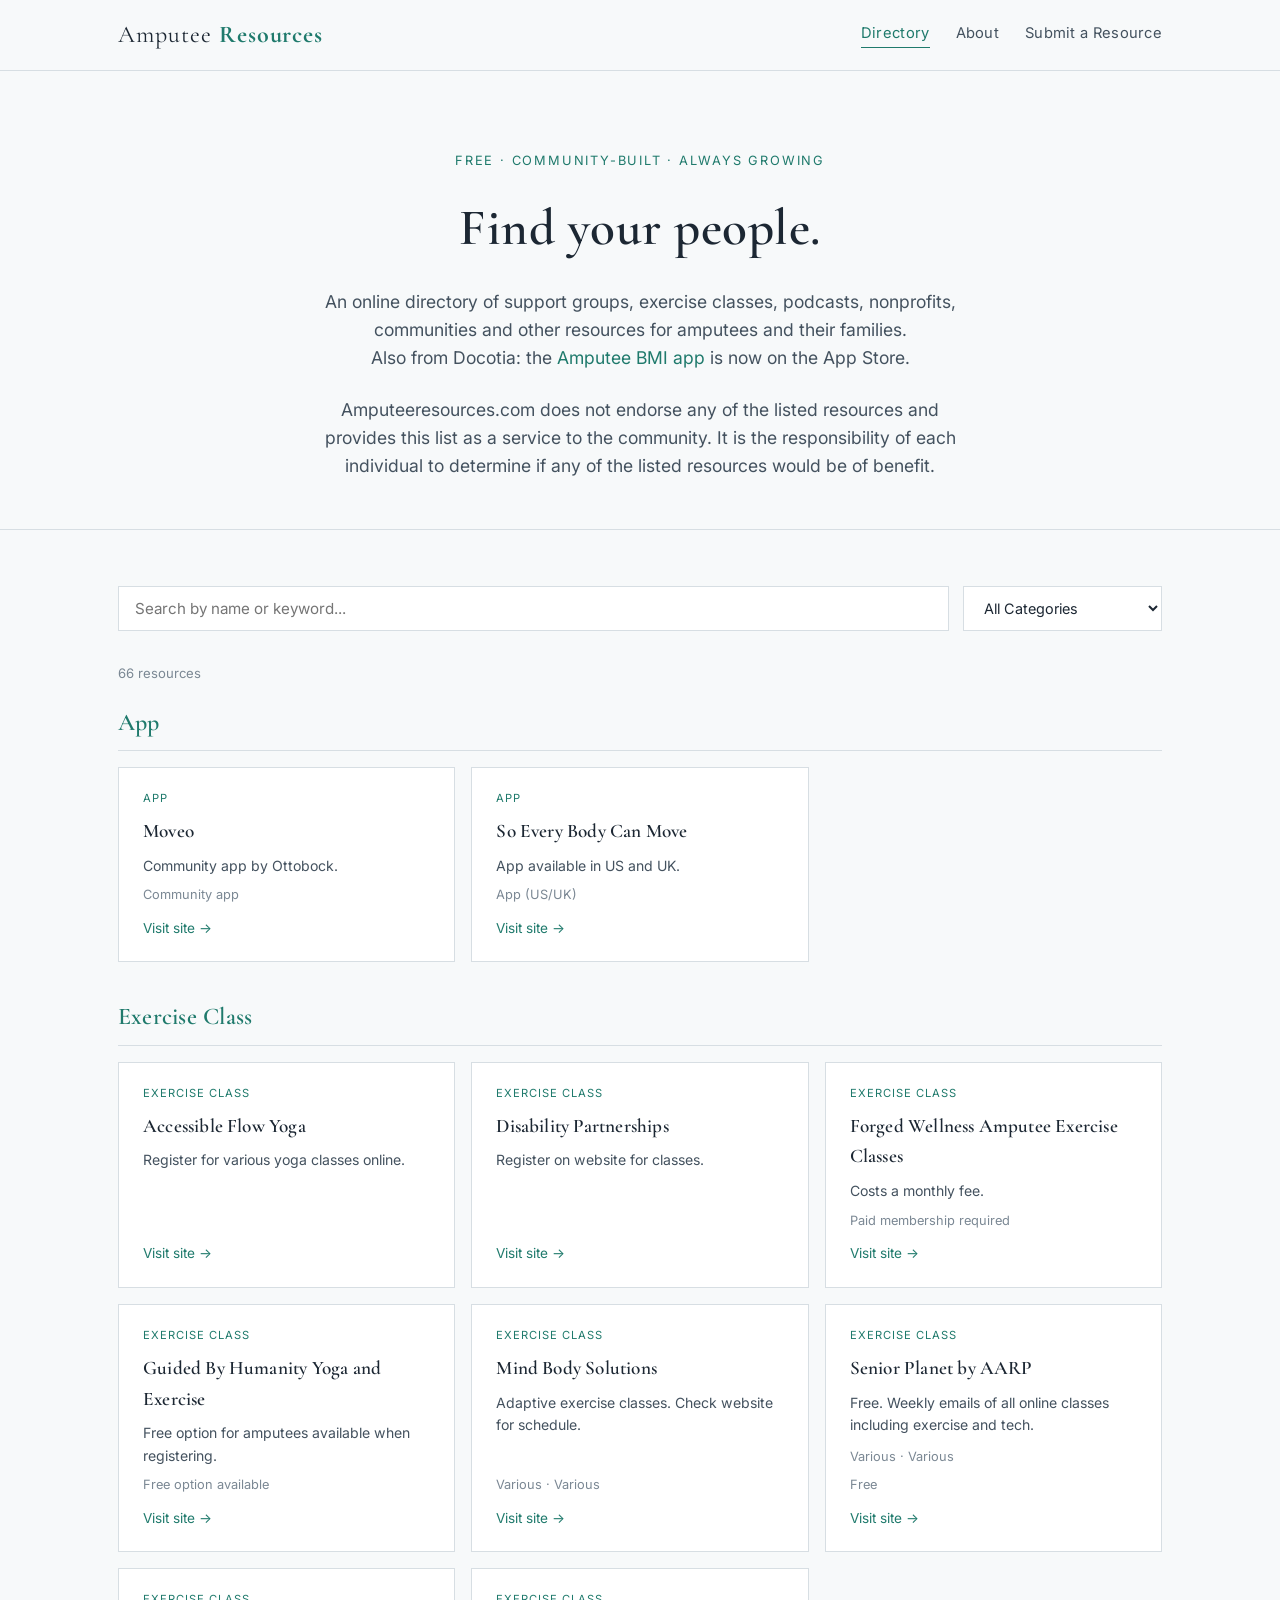
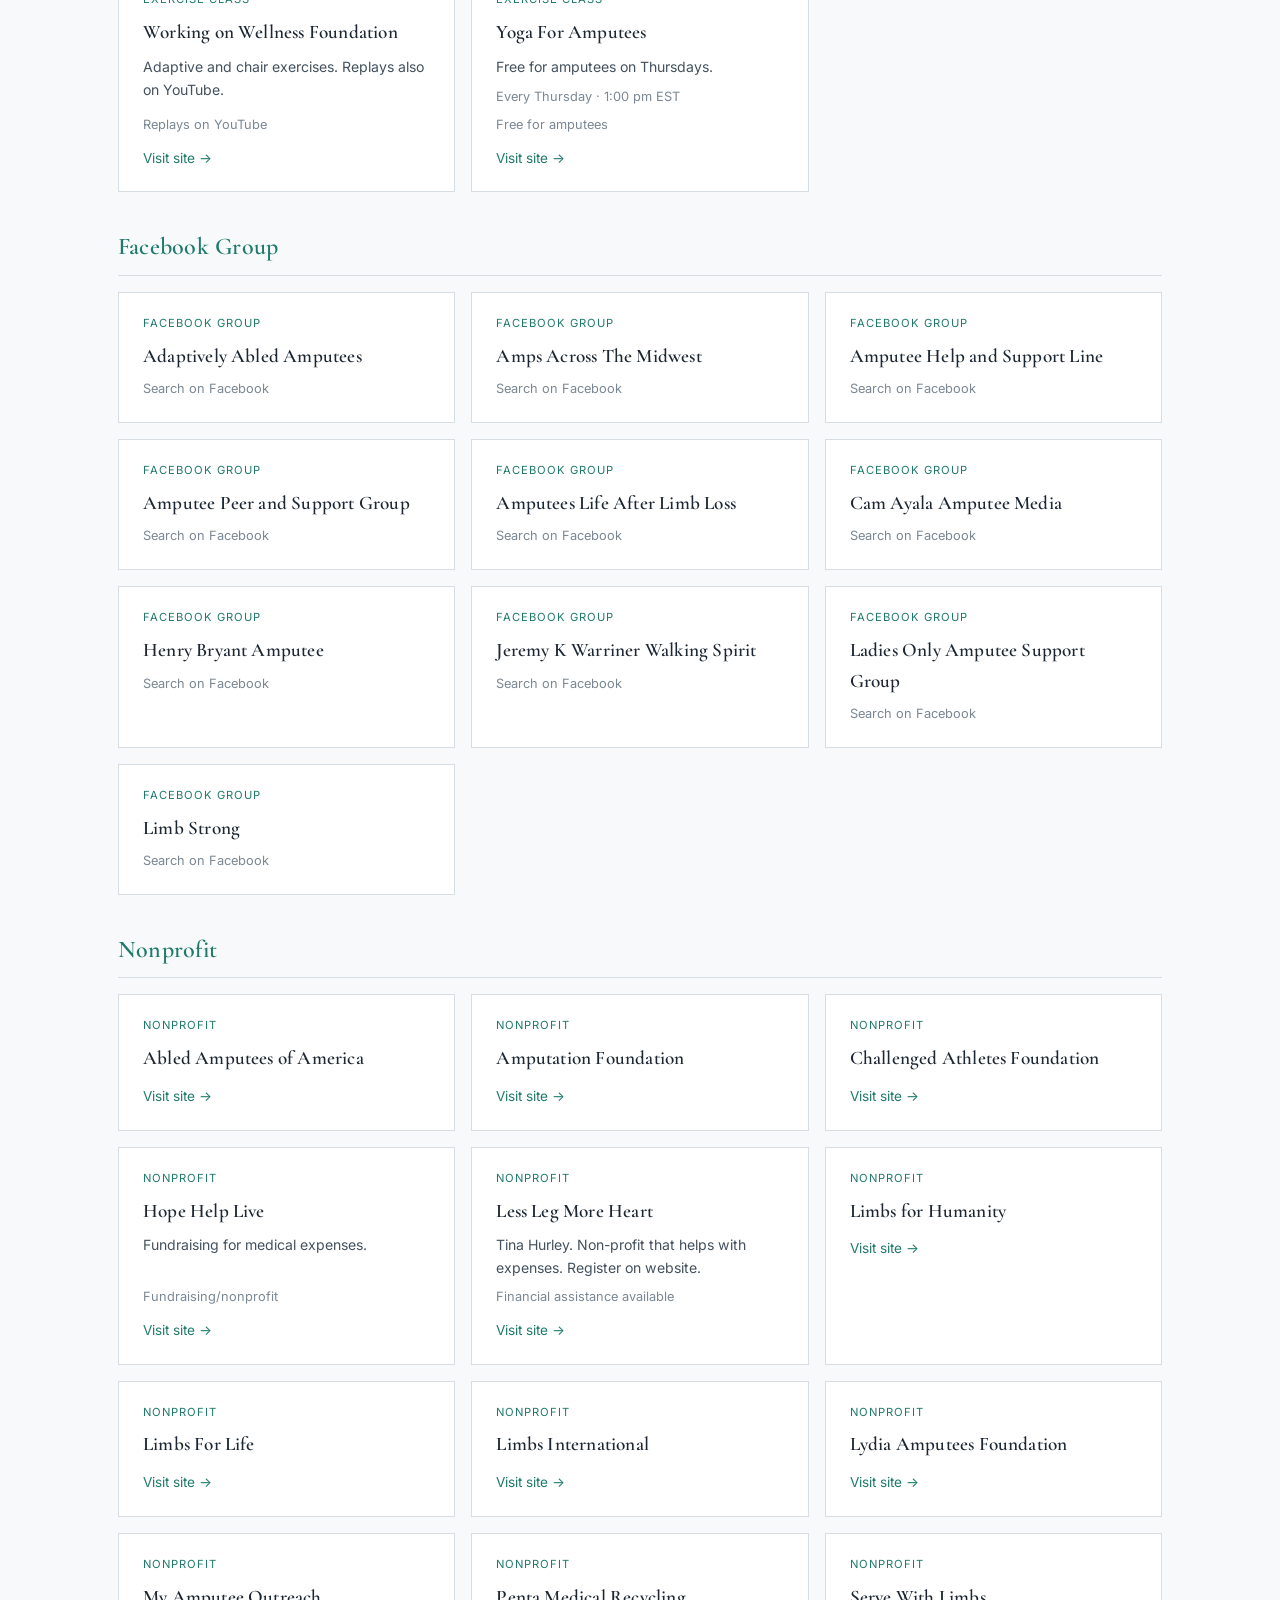
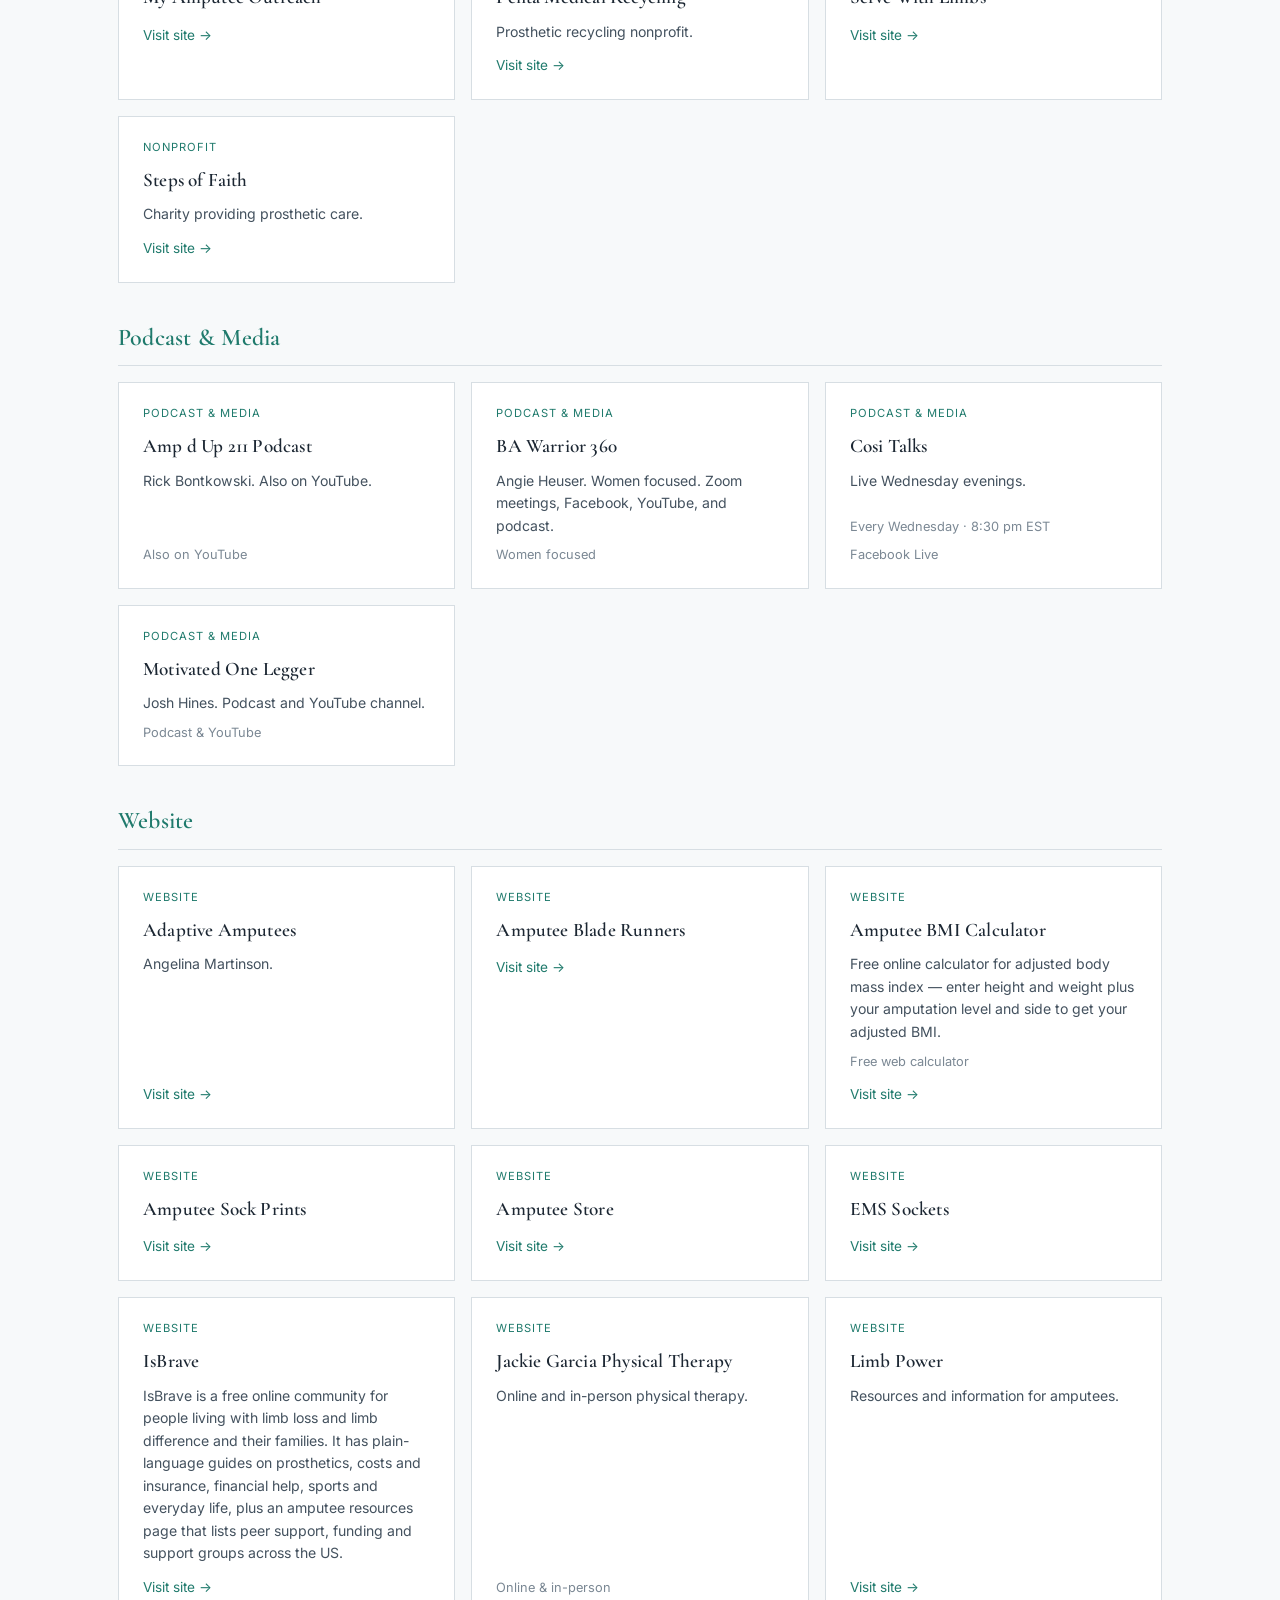
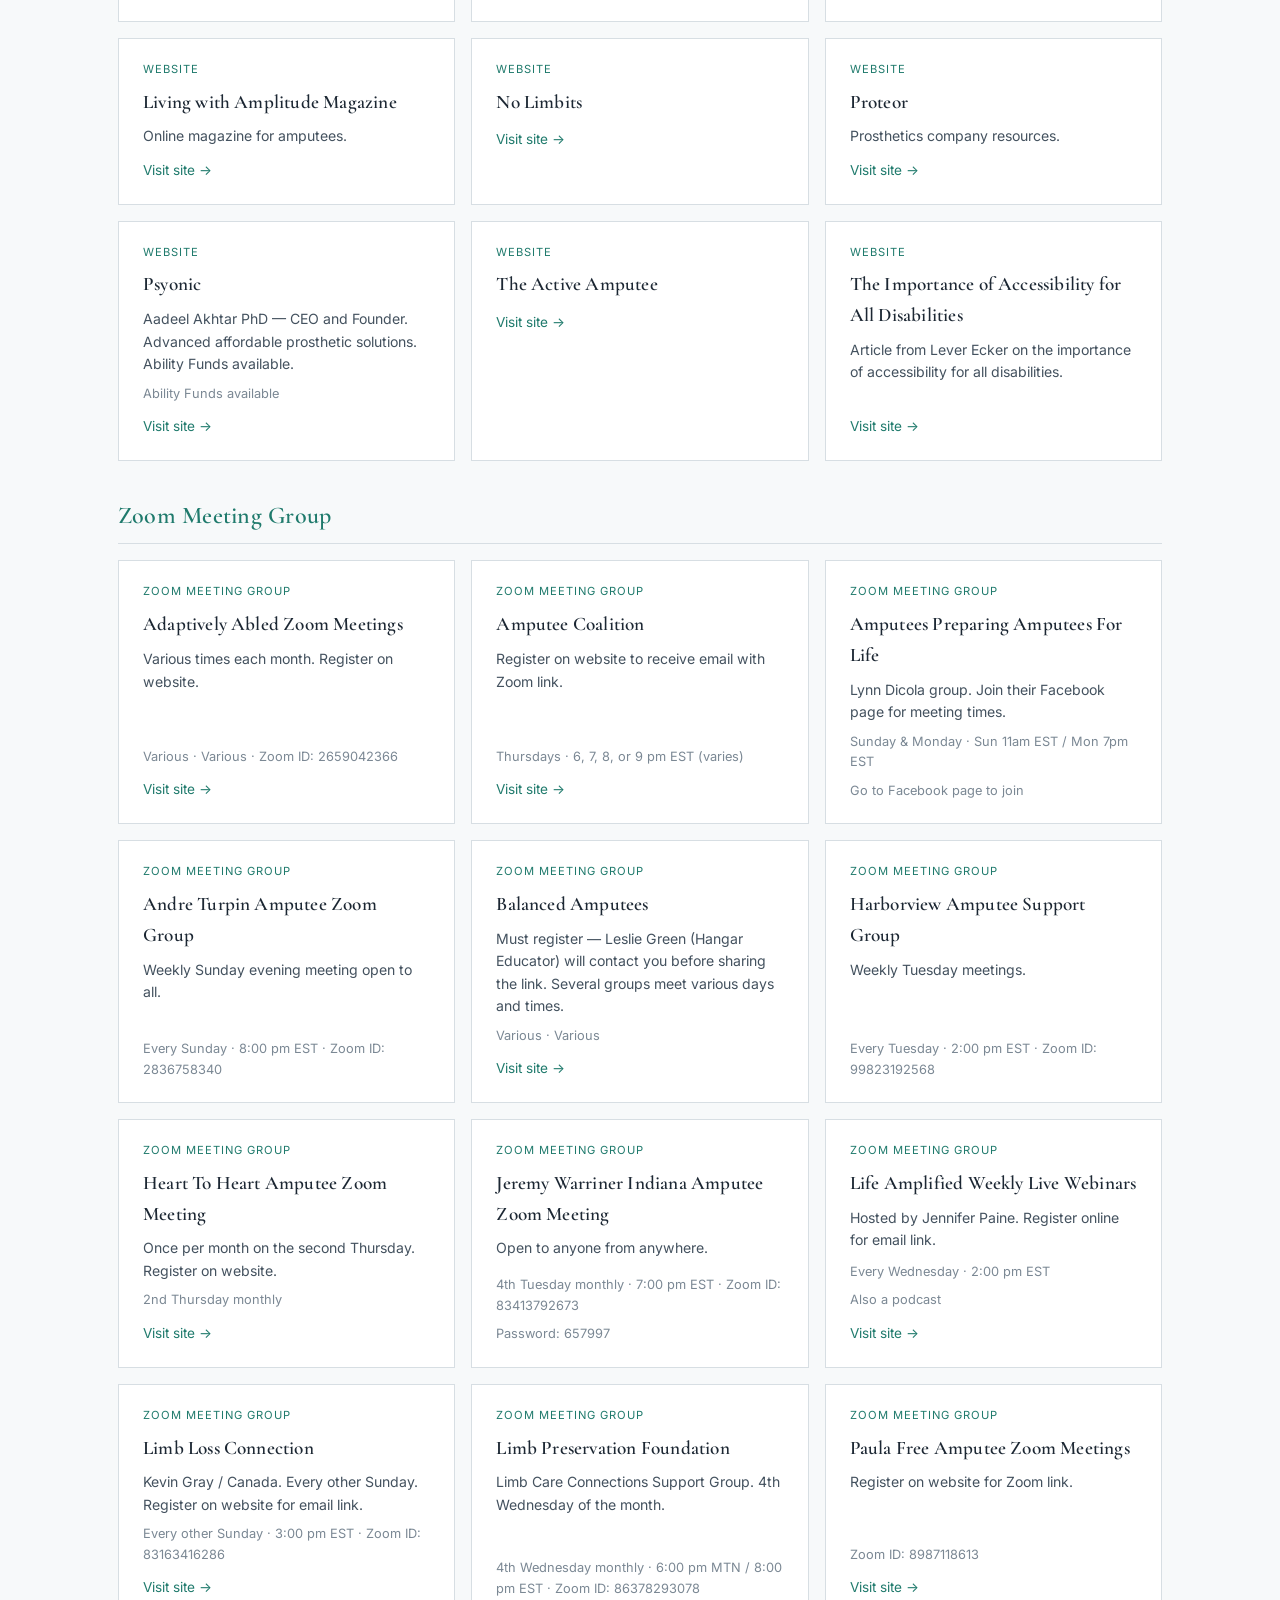
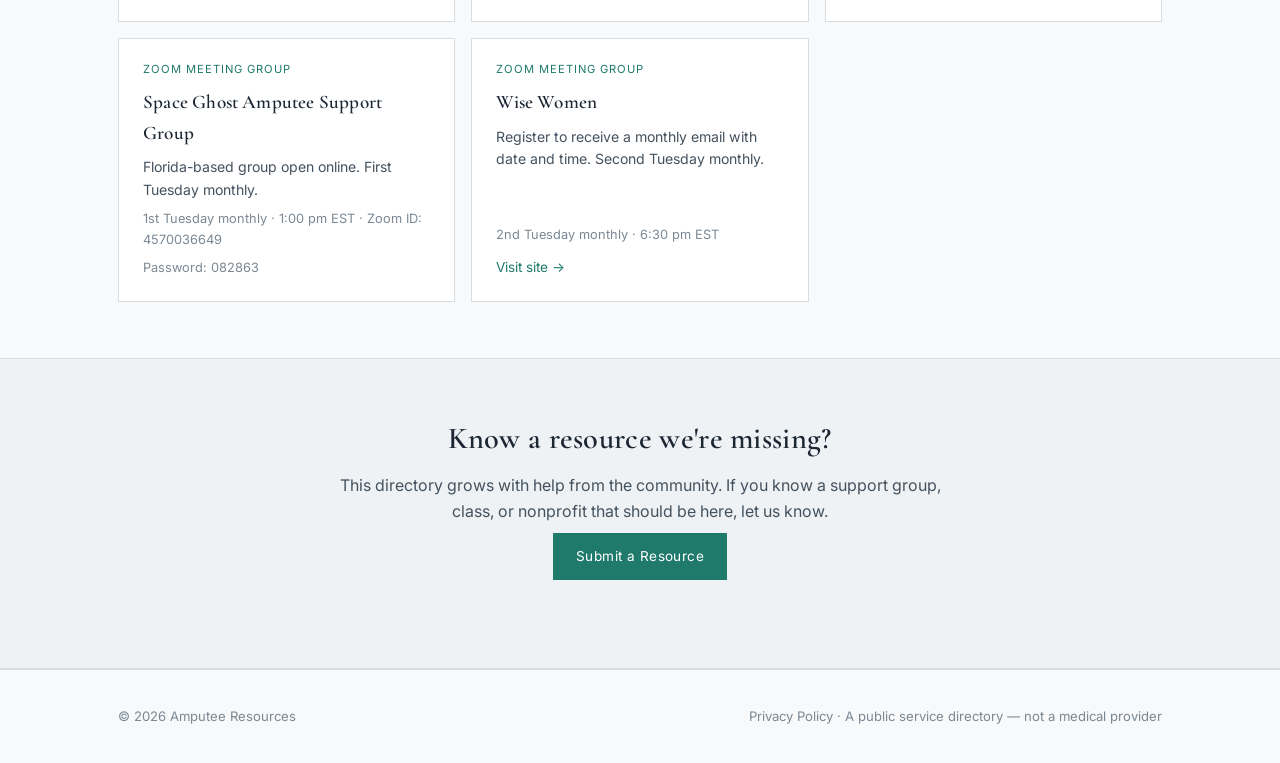
<file: index.html>
<!DOCTYPE html>
<html lang="en">
<head>
<meta charset="UTF-8">
<meta name="viewport" content="width=device-width, initial-scale=1.0">
<title>Amputee Resources — Support Groups, Exercise Classes &amp; More</title>
<meta name="description" content="A free directory of amputee support groups, exercise classes, podcasts, nonprofits, and community resources for amputees and their families.">
<link rel="preconnect" href="https://fonts.googleapis.com">
<link href="https://fonts.googleapis.com/css2?family=Cormorant+Garamond:wght@500;600;700&family=Source+Serif+4:wght@400;500&family=Inter:wght@400;500;600&display=swap" rel="stylesheet">
<link rel="stylesheet" href="style.css">
</head>
<body>

<header class="site">
  <div class="bar">
    <div class="brand">
      <span class="name">Amputee <strong>Resources</strong></span>
    </div>
    <button class="menu-toggle" aria-label="Toggle menu"><span></span><span></span><span></span></button>
    <nav class="primary">
      <a href="index.html" class="active">Directory</a>
      <a href="about.html">About</a>
      <a href="submit.html">Submit a Resource</a>
    </nav>
  </div>
</header>

<section class="hero">
  <div class="wrap">
    <span class="tag">Free · Community-Built · Always Growing</span>
    <h1>Find your people.</h1>
    <p class="lede">An online directory of support groups, exercise classes, podcasts, nonprofits, communities and other resources for amputees and their families.</p>
    <p class="lede">Also from Docotia: the <a href="https://apps.apple.com/us/app/amputee-bmi/id6818926556" target="_blank" rel="noopener">Amputee BMI app</a> is now on the App Store.</p>
    <p class="lede disclaimer">Amputeeresources.com does not endorse any of the listed resources and provides this list as a service to the community. It is the responsibility of each individual to determine if any of the listed resources would be of benefit.</p>
  </div>
</section>

<section>
  <div class="wrap">
    <div class="directory-controls">
      <input type="search" id="search" placeholder="Search by name or keyword...">
      <select id="category-filter">
        <option value="">All Categories</option>
      </select>
    </div>
    <div class="result-count" id="result-count"></div>
    <div id="resource-grid"></div>
  </div>
</section>

<section class="alt">
  <div class="wrap section-head">
    <h2>Know a resource we're missing?</h2>
    <p>This directory grows with help from the community. If you know a support group, class, or nonprofit that should be here, let us know.</p>
    <div class="cta-row">
      <a class="btn primary" href="submit.html">Submit a Resource</a>
    </div>
  </div>
</section>

<footer class="site">
  <div class="wrap">
    <span>© 2026 Amputee Resources</span>
    <span><a href="privacy.html">Privacy Policy</a> · A public service directory — not a medical provider</span>
  </div>
</footer>

<script src="app.js"></script>
</body>
</html>
</file>
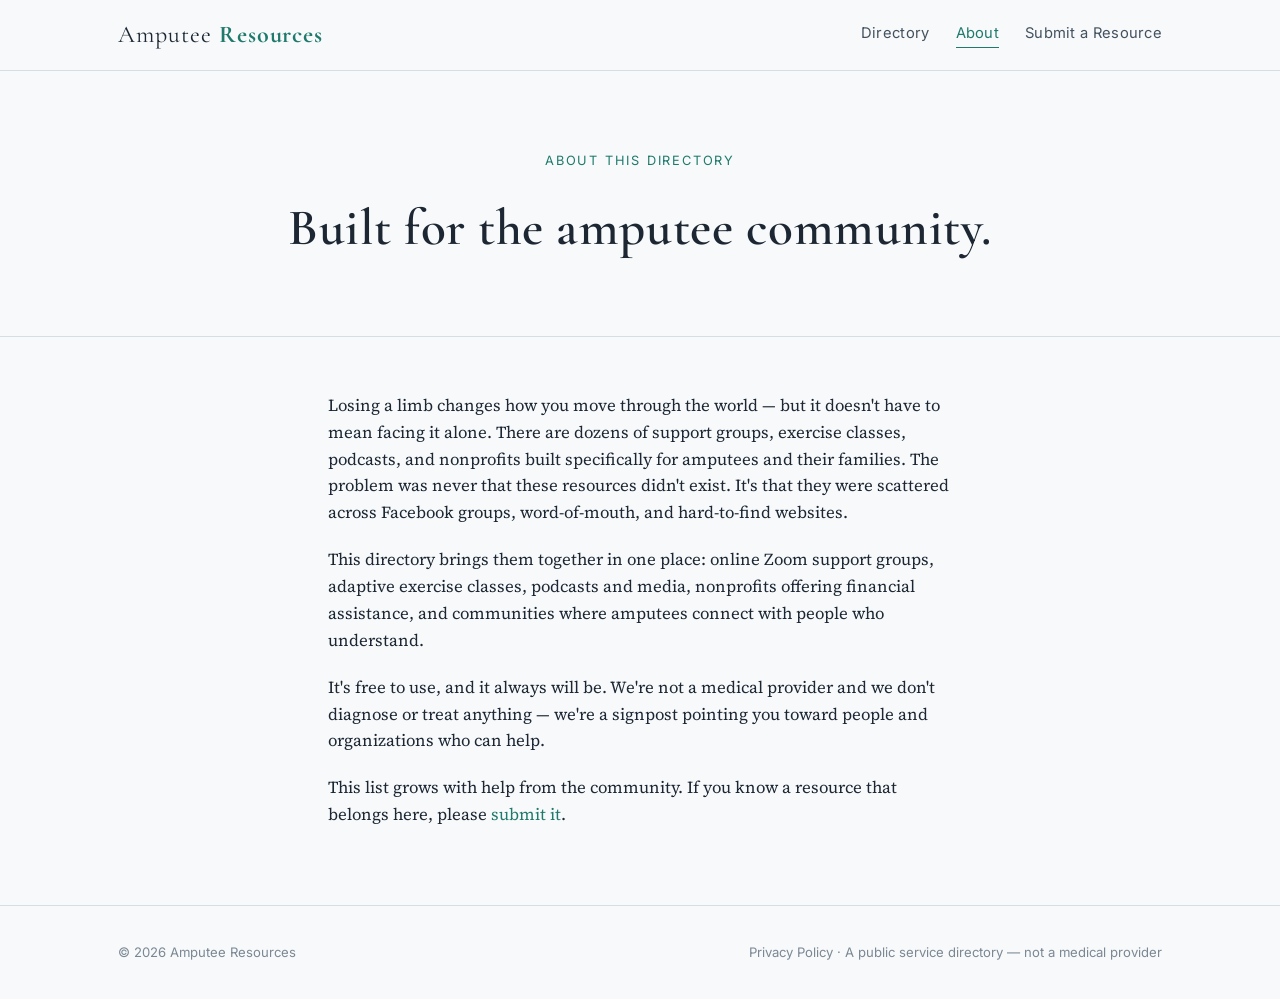
<file: about.html>
<!DOCTYPE html>
<html lang="en">
<head>
<meta charset="UTF-8">
<meta name="viewport" content="width=device-width, initial-scale=1.0">
<title>About — Amputee Resources</title>
<meta name="description" content="Why this directory exists and how it stays free for the amputee community.">
<link rel="preconnect" href="https://fonts.googleapis.com">
<link href="https://fonts.googleapis.com/css2?family=Cormorant+Garamond:wght@500;600;700&family=Source+Serif+4:wght@400;500&family=Inter:wght@400;500;600&display=swap" rel="stylesheet">
<link rel="stylesheet" href="style.css">
</head>
<body>

<header class="site">
  <div class="bar">
    <div class="brand">
      <span class="name">Amputee <strong>Resources</strong></span>
    </div>
    <button class="menu-toggle" aria-label="Toggle menu"><span></span><span></span><span></span></button>
    <nav class="primary">
      <a href="index.html">Directory</a>
      <a href="about.html" class="active">About</a>
      <a href="submit.html">Submit a Resource</a>
    </nav>
  </div>
</header>

<section class="hero">
  <div class="wrap">
    <span class="tag">About This Directory</span>
    <h1>Built for the amputee community.</h1>
  </div>
</section>

<section>
  <div class="wrap story">
    <p>Losing a limb changes how you move through the world — but it doesn't have to mean facing it alone. There are dozens of support groups, exercise classes, podcasts, and nonprofits built specifically for amputees and their families. The problem was never that these resources didn't exist. It's that they were scattered across Facebook groups, word-of-mouth, and hard-to-find websites.</p>
    <p>This directory brings them together in one place: online Zoom support groups, adaptive exercise classes, podcasts and media, nonprofits offering financial assistance, and communities where amputees connect with people who understand.</p>
    <p>It's free to use, and it always will be. We're not a medical provider and we don't diagnose or treat anything — we're a signpost pointing you toward people and organizations who can help.</p>
    <p>This list grows with help from the community. If you know a resource that belongs here, please <a href="submit.html">submit it</a>.</p>
  </div>
</section>

<footer class="site">
  <div class="wrap">
    <span>© 2026 Amputee Resources</span>
    <span><a href="privacy.html">Privacy Policy</a> · A public service directory — not a medical provider</span>
  </div>
</footer>

<script src="app.js"></script>
</body>
</html>
</file>
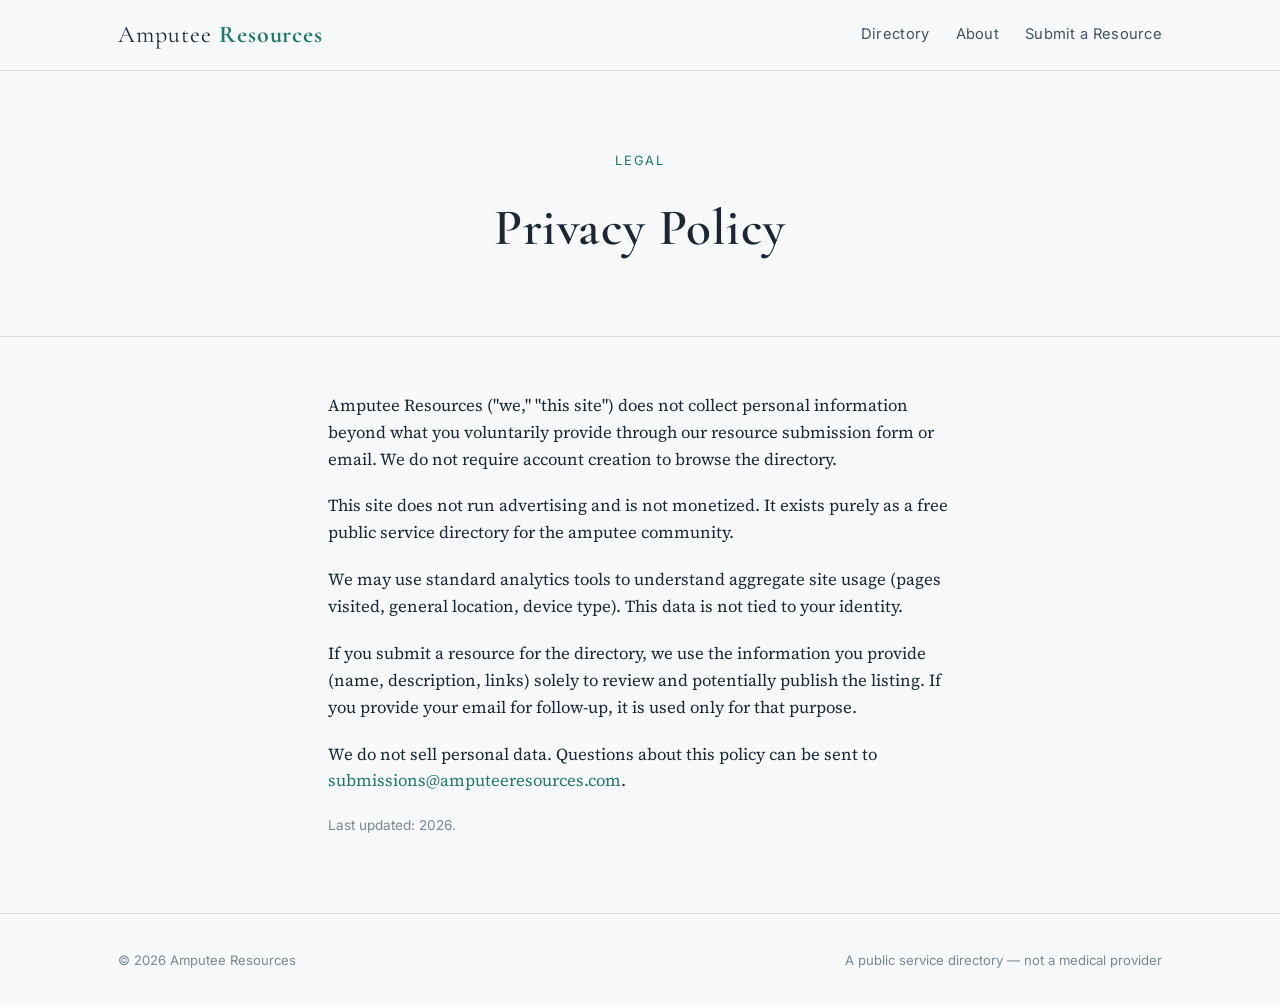
<file: privacy.html>
<!DOCTYPE html>
<html lang="en">
<head>
<meta charset="UTF-8">
<meta name="viewport" content="width=device-width, initial-scale=1.0">
<title>Privacy Policy — Amputee Resources</title>
<link rel="preconnect" href="https://fonts.googleapis.com">
<link href="https://fonts.googleapis.com/css2?family=Cormorant+Garamond:wght@500;600;700&family=Source+Serif+4:wght@400;500&family=Inter:wght@400;500;600&display=swap" rel="stylesheet">
<link rel="stylesheet" href="style.css">
</head>
<body>

<header class="site">
  <div class="bar">
    <div class="brand"><span class="name">Amputee <strong>Resources</strong></span></div>
    <button class="menu-toggle" aria-label="Toggle menu"><span></span><span></span><span></span></button>
    <nav class="primary">
      <a href="index.html">Directory</a>
      <a href="about.html">About</a>
      <a href="submit.html">Submit a Resource</a>
    </nav>
  </div>
</header>

<section class="hero">
  <div class="wrap">
    <span class="tag">Legal</span>
    <h1>Privacy Policy</h1>
  </div>
</section>

<section>
  <div class="wrap story">
    <p>Amputee Resources ("we," "this site") does not collect personal information beyond what you voluntarily provide through our resource submission form or email. We do not require account creation to browse the directory.</p>
    <p>This site does not run advertising and is not monetized. It exists purely as a free public service directory for the amputee community.</p>
    <p>We may use standard analytics tools to understand aggregate site usage (pages visited, general location, device type). This data is not tied to your identity.</p>
    <p>If you submit a resource for the directory, we use the information you provide (name, description, links) solely to review and potentially publish the listing. If you provide your email for follow-up, it is used only for that purpose.</p>
    <p>We do not sell personal data. Questions about this policy can be sent to <a href="mailto:submissions@amputeeresources.com">submissions@amputeeresources.com</a>.</p>
    <p class="sans" style="color:var(--gray);font-size:.85rem;">Last updated: 2026.</p>
  </div>
</section>

<footer class="site">
  <div class="wrap">
    <span>© 2026 Amputee Resources</span>
    <span>A public service directory — not a medical provider</span>
  </div>
</footer>

<script src="app.js"></script>
</body>
</html>
</file>
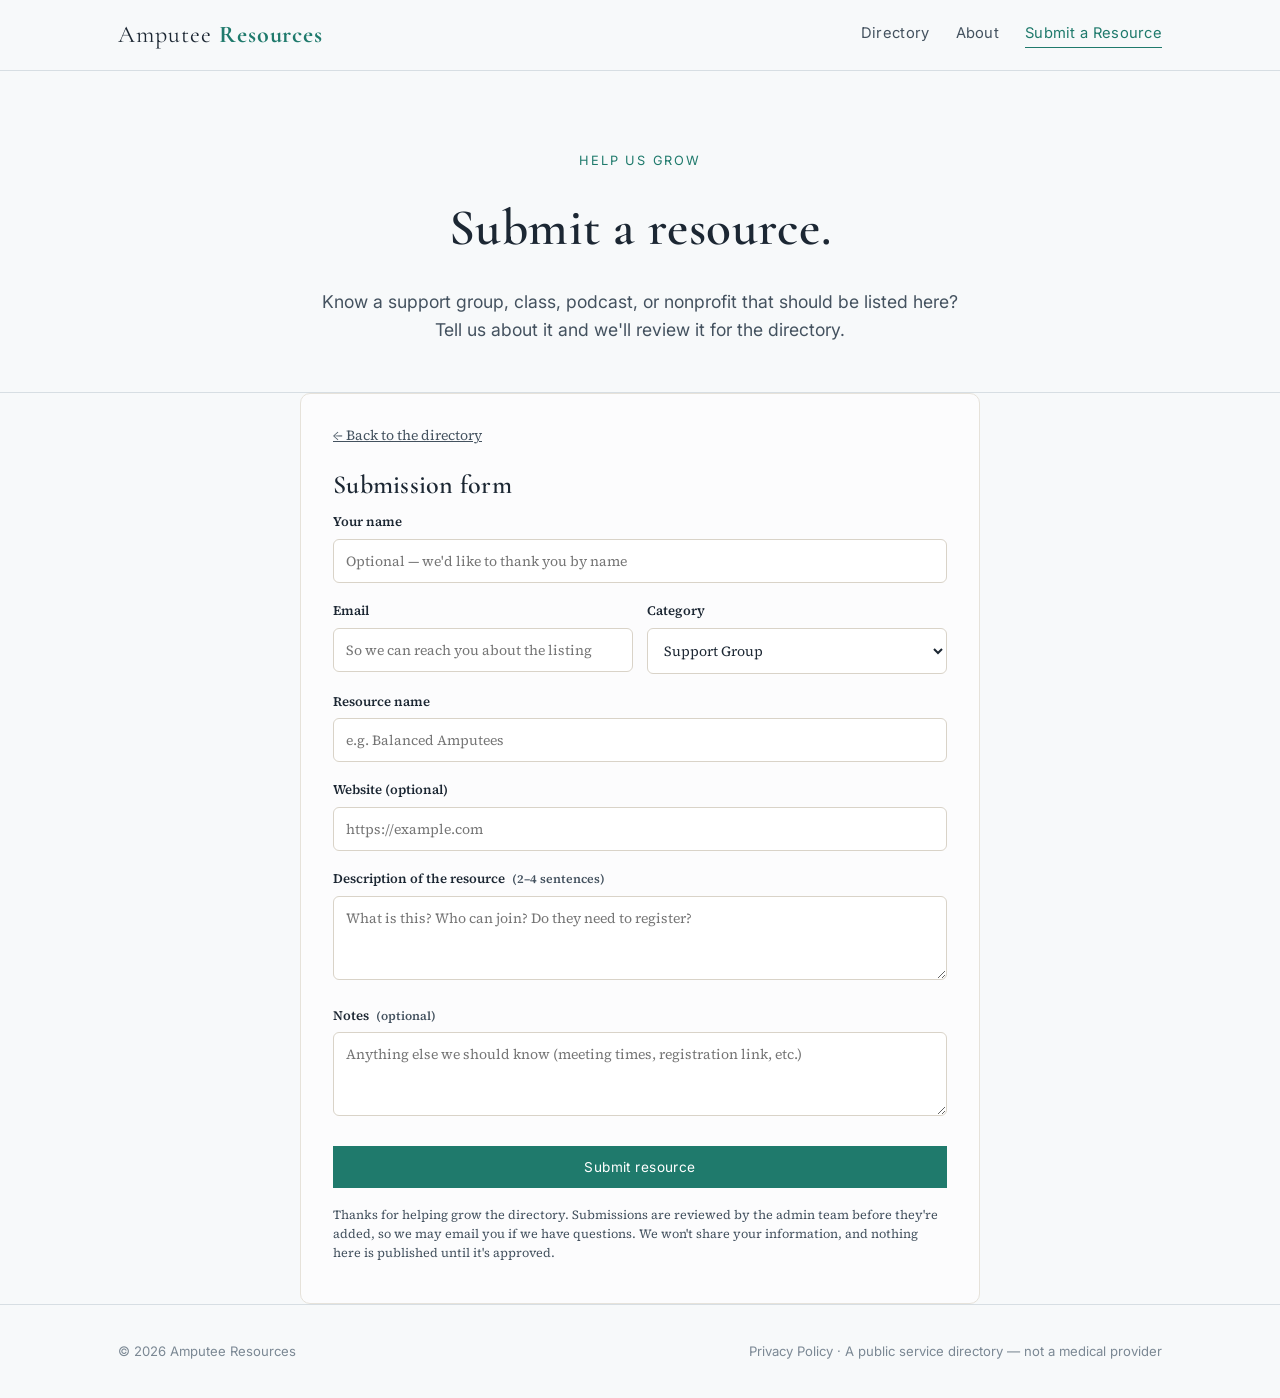
<file: submit.html>
<!DOCTYPE html>
<html lang="en">
<head>
<meta charset="UTF-8">
<meta name="viewport" content="width=device-width, initial-scale=1.0">
<title>Submit a Resource — Amputee Resources</title>
<link rel="preconnect" href="https://fonts.googleapis.com">
<link href="https://fonts.googleapis.com/css2?family=Cormorant+Garamond:wght@500;600;700&family=Source+Serif+4:wght@400;500&family=Inter:wght@400;500;600&display=swap" rel="stylesheet">
<link rel="stylesheet" href="style.css">
<style>
  .submission-card {
    max-width: 680px;
    margin: 0 auto;
    background: #fcfcfd;
    border: 1px solid #e6e2da;
    border-radius: 10px;
    padding: 28px 32px;
  }
  .submission-card h2 {
    font-family: 'Cormorant Garamond', serif;
    font-size: 26px;
    margin: 0 0 6px;
  }
  .submission-card .lede {
    color: var(--ink-soft);
    font-size: 15px;
    line-height: 1.5;
    margin: 0 0 22px;
  }
  .field { margin-bottom: 18px; }
  .field label {
    display: block;
    font-size: 13px;
    font-weight: 600;
    color: var(--ink);
    margin-bottom: 6px;
  }
  .field .hint { font-size: 12px; color: var(--ink-soft); margin-left: 4px; }
  .field input, .field select, .field textarea {
    width: 100%;
    padding: 11px 12px;
    font-size: 14px;
    font-family: inherit;
    color: var(--ink);
    background: #ffffff;
    border: 1px solid #d9d3c8;
    border-radius: 6px;
    box-sizing: border-box;
    transition: border-color 0.15s;
  }
  .field input:focus, .field select:focus, .field textarea:focus {
    outline: none;
    border-color: #b99a6a;
  }
  .field textarea { resize: vertical; min-height: 84px; }
  .row2 { display: grid; grid-template-columns: 1fr 1fr; gap: 14px; }
  .submission-card .actions { display: flex; gap: 12px; margin-top: 22px; flex-wrap: wrap; }
  .submission-card .actions .btn { flex: 1; min-width: 140px; }
  .status {
    margin-top: 16px;
    padding: 12px 14px;
    border-radius: 6px;
    font-size: 14px;
    display: none;
  }
  .status.success { display: block; background: #eef7ee; border: 1px solid #cfe6cf; color: #2b6b3a; }
  .status.error { display: block; background: #f9efeb; border: 1px solid #f0c8bd; color: #8a3a2b; }
  .privacy-note {
    margin-top: 18px;
    font-size: 12.5px;
    color: var(--ink-soft);
    line-height: 1.5;
  }
  .back-link {
    display: inline-flex;
    align-items: center;
    gap: 6px;
    margin-bottom: 18px;
    font-size: 14px;
    color: var(--ink-soft);
    text-decoration: underline;
  }
</style>
</head>
<body>

<header class="site">
  <div class="bar">
    <div class="brand">
      <span class="name">Amputee <strong>Resources</strong></span>
    </div>
    <button class="menu-toggle" aria-label="Toggle menu"><span></span><span></span><span></span></button>
    <nav class="primary">
      <a href="index.html">Directory</a>
      <a href="about.html">About</a>
      <a href="submit.html" class="active">Submit a Resource</a>
    </nav>
  </div>
</header>

<section class="hero">
  <div class="wrap">
    <span class="tag">Help Us Grow</span>
    <h1>Submit a resource.</h1>
    <p class="lede">Know a support group, class, podcast, or nonprofit that should be listed here? Tell us about it and we'll review it for the directory.</p>
  </div>
</section>

<section class="submission-card">
  <a class="back-link" href="index.html">&larr; Back to the directory</a>
  <h2>Submission form</h2>

  <form id="submitForm" novalidate>
    <div class="field">
      <label for="name">Your name</label>
      <input id="name" name="name" type="text" placeholder="Optional — we'd like to thank you by name">
    </div>

    <div class="row2">
      <div class="field">
        <label for="email">Email</label>
        <input id="email" name="email" type="email" placeholder="So we can reach you about the listing">
      </div>
      <div class="field">
        <label for="category">Category</label>
        <select id="category" name="category">
          <option value="Support Group">Support Group</option>
          <option value="Exercise / Class">Exercise / Class</option>
          <option value="Podcast">Podcast</option>
          <option value="Nonprofit">Nonprofit</option>
          <option value="Other">Other</option>
        </select>
      </div>
    </div>

    <div class="field">
      <label for="resname">Resource name</label>
      <input id="resname" name="resname" type="text" placeholder="e.g. Balanced Amputees">
    </div>

    <div class="field">
      <label for="url">Website (optional)</label>
      <input id="url" name="url" type="url" placeholder="https://example.com">
    </div>

    <div class="field">
      <label for="description">Description of the resource <span class="hint">(2–4 sentences)</span></label>
      <textarea id="description" name="description" placeholder="What is this? Who can join? Do they need to register?"></textarea>
    </div>

    <div class="field">
      <label for="notes">Notes <span class="hint">(optional)</span></label>
      <textarea id="notes" name="notes" placeholder="Anything else we should know (meeting times, registration link, etc.)"></textarea>
    </div>

    <div class="status" id="status"></div>

    <div class="actions">
      <button type="submit" class="btn primary">Submit resource</button>
    </div>
  </form>

  <p class="privacy-note">
    Thanks for helping grow the directory. Submissions are reviewed by the admin team before they're added, so we may email you if we have questions. We won't share your information, and nothing here is published until it's approved.
  </p>
</section>

<footer class="site">
  <div class="wrap">
    <span>© 2026 Amputee Resources</span>
    <span><a href="privacy.html">Privacy Policy</a> · A public service directory — not a medical provider</span>
  </div>
</footer>

<script>
(function () {
  var form = document.getElementById('submitForm');
  var status = document.getElementById('status');
  // Paste the Apps Script Web app URL here (see apps-script/Code.gs).
  var SUBMIT_ENDPOINT = 'https://script.google.com/macros/s/AKfycbxlxpP3AztP6hgR2LHvam3LRTqqRCQgg3pLzTsawtUYT0egNR9_6Drqt-Kr3NLVPDdQIg/exec';

  form.addEventListener('submit', function (e) {
    e.preventDefault();
    status.className = 'status';
    status.innerHTML = '<p>Sending&hellip;</p>';

    var data = new FormData(form);

    // Apps Script web apps do not send CORS headers, so we POST as text/plain
    // (no preflight) and read the response as opaque: success = request delivered.
    var payload = JSON.stringify(Object.fromEntries(data));
    if (SUBMIT_ENDPOINT.indexOf('PASTE_') === 0) {
      status.className = 'status error';
      status.innerHTML = '<p>Form is not connected yet. Please email submissions@amputeeresources.com.</p>';
      return;
    }
    fetch(SUBMIT_ENDPOINT, {
      method: 'POST',
      mode: 'no-cors',
      headers: { 'Content-Type': 'text/plain;charset=utf-8' },
      body: payload,
    }).then(function () {
      status.className = 'status success';
      status.innerHTML = '<p>Thank you. We will review your entry and add it to the directory if it is approved. Amputeeresources.com reserves the right to post at our discretion.</p>';
      form.reset();
    }).catch(function () {
      status.className = 'status error';
      status.innerHTML = '<p>Couldn&rsquo;t reach the server. Please try again, or email us at submissions@amputeeresources.com.</p>';
    });
  });
})();
</script>
</body>
</html>
</file>
<file: style.css>
:root{
  --paper:#f7f9fa;
  --paper-dim:#eef2f4;
  --ink:#1c2733;
  --ink-soft:#44525f;
  --line:#d7dee3;
  --gray:#7b8894;
  --teal:#1f7a6c;
  --teal-dim:#4fa393;
  --max:1100px;
}

*{box-sizing:border-box;}
html{scroll-behavior:smooth;}
body{
  margin:0;
  background:var(--paper);
  color:var(--ink);
  font-family:'Source Serif 4','Georgia',serif;
  line-height:1.6;
  -webkit-font-smoothing:antialiased;
}
h1,h2,h3,.wordmark{
  font-family:'Cormorant Garamond','Georgia',serif;
  font-weight:600;
  letter-spacing:.01em;
}
.sans{font-family:'Inter','Helvetica Neue',sans-serif;}
a{color:var(--teal);text-decoration:none;}
a:hover{color:var(--ink);}
img{max-width:100%;display:block;}

.wrap{max-width:var(--max);margin:0 auto;padding:0 28px;}

/* ---- Header ---- */
header.site{
  border-bottom:1px solid var(--line);
  background:var(--paper);
  position:sticky;top:0;z-index:20;
}
header.site .bar{
  display:flex;align-items:center;justify-content:space-between;
  padding:16px 28px;max-width:var(--max);margin:0 auto;
}
.brand{display:flex;align-items:center;gap:10px;}
.brand .name{
  font-family:'Cormorant Garamond',serif;
  font-size:1.5rem;letter-spacing:.04em;
  color:var(--ink);
}
.brand .name strong{color:var(--teal);}
nav.primary{display:flex;gap:26px;font-family:'Inter',sans-serif;font-size:.92rem;letter-spacing:.02em;}
nav.primary a{color:var(--ink-soft);}
nav.primary a.active{color:var(--teal);border-bottom:1px solid var(--teal);padding-bottom:2px;}

.menu-toggle{
  display:none;
  background:none;border:none;cursor:pointer;
  width:40px;height:40px;
  padding:8px;
  flex-direction:column;justify-content:center;gap:5px;
}
.menu-toggle span{
  display:block;height:2px;width:100%;background:var(--ink);
  transition:transform .2s ease, opacity .2s ease;
}
.menu-toggle.open span:nth-child(1){transform:translateY(7px) rotate(45deg);}
.menu-toggle.open span:nth-child(2){opacity:0;}
.menu-toggle.open span:nth-child(3){transform:translateY(-7px) rotate(-45deg);}

@media (max-width:720px){
  .menu-toggle{display:flex;}
  nav.primary{
    position:fixed;top:67px;left:0;right:0;bottom:0;
    background:var(--paper);
    flex-direction:column;
    gap:0;
    padding:8px 0;
    transform:translateY(-8px);
    opacity:0;
    visibility:hidden;
    pointer-events:none;
    transition:opacity .18s ease, transform .18s ease;
    z-index:19;
  }
  nav.primary.open{
    opacity:1;
    visibility:visible;
    pointer-events:auto;
    transform:translateY(0);
  }
  nav.primary a{
    padding:18px 28px;
    border-bottom:1px solid var(--line);
    font-size:1.05rem;
  }
  nav.primary a.active{border-bottom:1px solid var(--line);}
}

/* ---- Hero ---- */
.hero{
  padding:80px 0 48px;
  text-align:center;
  border-bottom:1px solid var(--line);
}
.hero h1{
  font-size:clamp(2.1rem,5vw,3.2rem);
  margin:0 0 18px;
  color:var(--ink);
}
.hero p.lede{
  font-family:'Inter',sans-serif;
  font-size:1.1rem;
  color:var(--ink-soft);
  max-width:640px;margin:0 auto;
}
.hero p.lede.disclaimer{margin-top:1.5rem;}
.hero .tag{
  font-family:'Inter',sans-serif;
  font-size:.8rem;letter-spacing:.14em;text-transform:uppercase;
  color:var(--teal);margin-bottom:16px;display:block;
}

/* ---- Sections ---- */
section{padding:56px 0;}
section.alt{background:var(--paper-dim);border-top:1px solid var(--line);border-bottom:1px solid var(--line);}
.section-head{max-width:680px;margin:0 auto 32px;text-align:center;}
.section-head h2{font-size:1.9rem;margin:0 0 10px;}
.section-head p{font-family:'Inter',sans-serif;color:var(--ink-soft);margin:0;}

/* ---- Directory controls ---- */
.directory-controls{
  display:flex;gap:14px;flex-wrap:wrap;align-items:center;
  margin-bottom:32px;
  font-family:'Inter',sans-serif;
}
.directory-controls input[type=search]{
  flex:1;min-width:220px;
  padding:12px 16px;border:1px solid var(--line);background:#fff;
  font-family:inherit;font-size:.95rem;color:var(--ink);
}
.directory-controls select{
  padding:12px 16px;border:1px solid var(--line);background:#fff;
  font-family:inherit;font-size:.9rem;color:var(--ink);
}
.result-count{font-family:'Inter',sans-serif;font-size:.82rem;color:var(--gray);margin-bottom:20px;}

.category-heading{
  font-size:1.5rem;margin:36px 0 16px;
  padding-bottom:8px;border-bottom:1px solid var(--line);
  color:var(--teal);
}
.category-heading:first-child{margin-top:0;}

/* ---- Resource cards ---- */
.resource-grid{
  display:grid;grid-template-columns:repeat(auto-fill,minmax(300px,1fr));gap:16px;
}
.resource-card{
  background:#fff;border:1px solid var(--line);padding:22px 24px;
  display:flex;flex-direction:column;gap:8px;
}
.resource-card h3{font-size:1.2rem;margin:0;}
.resource-card .cat{
  font-family:'Inter',sans-serif;font-size:.7rem;letter-spacing:.09em;text-transform:uppercase;
  color:var(--teal);
}
.resource-card p{font-family:'Inter',sans-serif;font-size:.88rem;color:var(--ink-soft);margin:0;flex:1;}
.resource-card .meta{font-family:'Inter',sans-serif;font-size:.8rem;color:var(--gray);}
.resource-card a.go{font-family:'Inter',sans-serif;font-size:.85rem;margin-top:4px;}
.no-results{
  text-align:center;font-family:'Inter',sans-serif;color:var(--gray);padding:40px 0;
}

/* ---- CTA blocks ---- */
.cta-row{display:flex;gap:14px;flex-wrap:wrap;justify-content:center;margin-top:8px;}
.btn{
  font-family:'Inter',sans-serif;font-size:.85rem;letter-spacing:.03em;
  padding:12px 22px;border:1px solid var(--ink);color:var(--ink);
  transition:.15s ease;display:inline-block;
}
.btn:hover{background:var(--ink);color:var(--paper);}
.btn.primary{background:var(--teal);border-color:var(--teal);color:#fff;}
.btn.primary:hover{background:var(--ink);border-color:var(--ink);}

/* ---- About page ---- */
.story{max-width:680px;margin:0 auto;}
.story p{margin:0 0 20px;font-size:1.05rem;}

/* ---- Footer ---- */
footer.site{
  border-top:1px solid var(--line);
  padding:36px 0;
  font-family:'Inter',sans-serif;font-size:.82rem;color:var(--gray);
}
footer.site .wrap{display:flex;justify-content:space-between;align-items:center;flex-wrap:wrap;gap:14px;}
footer.site a{color:var(--gray);}
footer.site a:hover{color:var(--ink);}
footer.site .disclaimer{max-width:680px;font-size:.78rem;}
</file>
